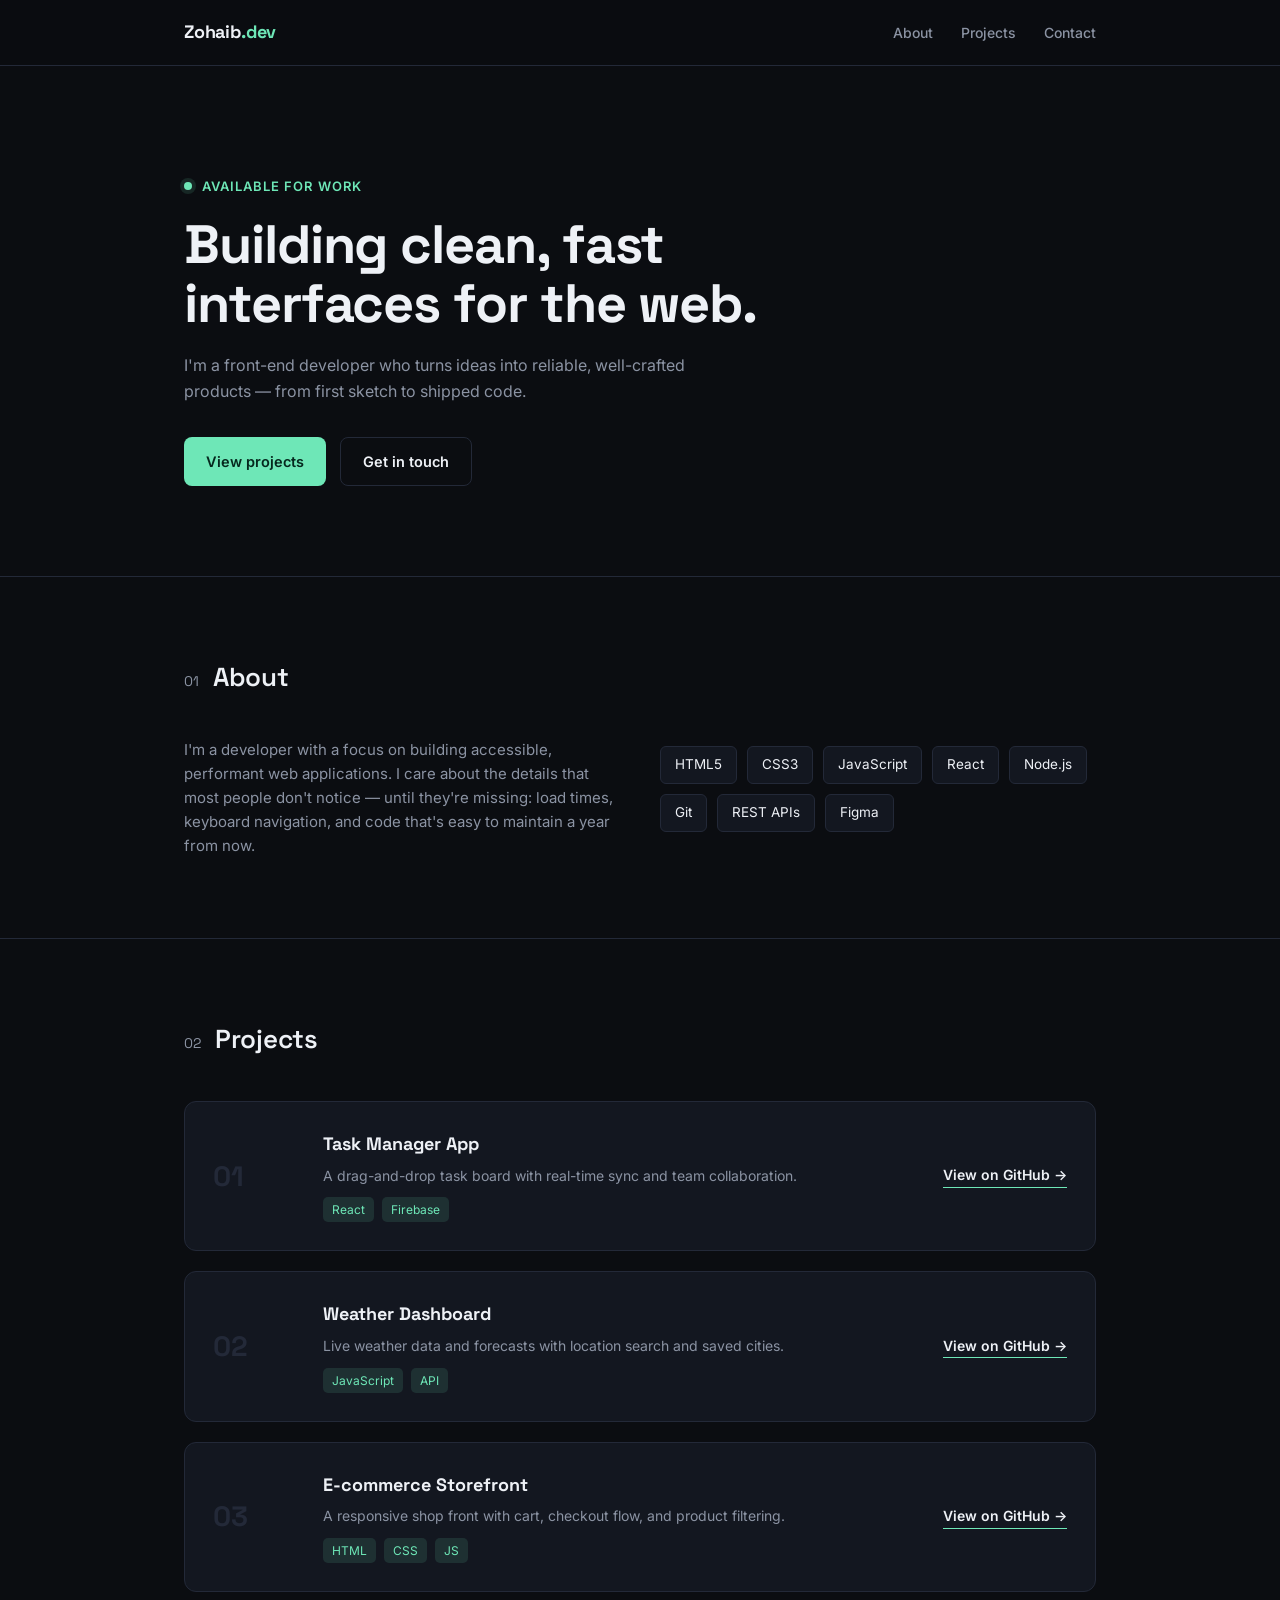
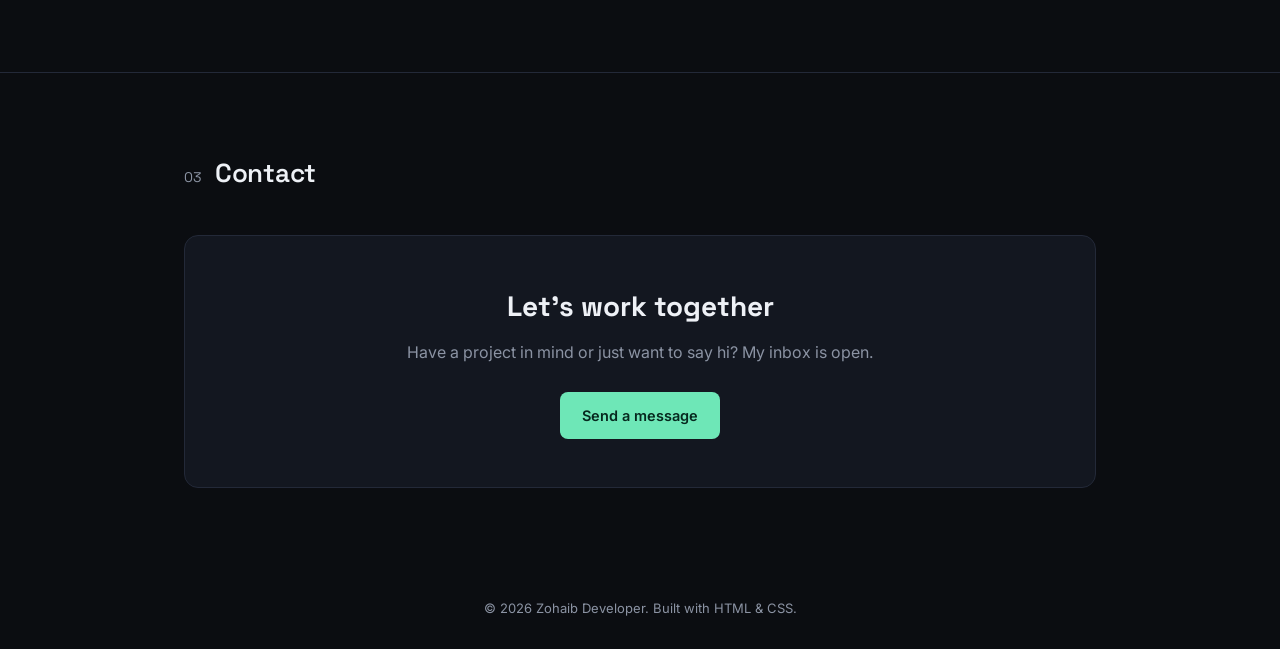
<file: index.html>
<!DOCTYPE html>
<html lang="en">
<head>
<meta charset="UTF-8">
<meta name="viewport" content="width=device-width, initial-scale=1.0">
<title>Portfolio — Alex Carter</title>
<link rel="preconnect" href="https://fonts.googleapis.com">
<link href="https://fonts.googleapis.com/css2?family=Space+Grotesk:wght@500;600;700&family=Inter:wght@400;500;600&display=swap" rel="stylesheet">
<style>
  :root{
    --bg: #0B0D11;
    --panel: #131720;
    --border: #232938;
    --text: #EEF1F6;
    --muted: #8B93A3;
    --accent: #6EE7B7;
    --accent-soft: rgba(110,231,183,0.12);
  }

  *{ margin:0; padding:0; box-sizing:border-box; }

  html{ scroll-behavior:smooth; }

  body{
    background: var(--bg);
    color: var(--text);
    font-family:'Inter', sans-serif;
    line-height:1.6;
  }

  .container{
    max-width:960px;
    margin:0 auto;
    padding:0 24px;
  }

  /* NAV */
  header{
    position:sticky;
    top:0;
    background: rgba(11,13,17,0.85);
    backdrop-filter: blur(10px);
    border-bottom:1px solid var(--border);
    z-index:10;
  }

  nav{
    display:flex;
    align-items:center;
    justify-content:space-between;
    padding:18px 0;
  }

  .logo{
    font-family:'Space Grotesk', sans-serif;
    font-weight:700;
    font-size:18px;
    letter-spacing:-0.01em;
  }
  .logo span{ color: var(--accent); }

  nav ul{
    list-style:none;
    display:flex;
    gap:28px;
  }
  nav a{
    color: var(--muted);
    text-decoration:none;
    font-size:14px;
    font-weight:500;
    transition:color .15s ease;
  }
  nav a:hover, nav a:focus-visible{ color: var(--text); }

  /* HERO */
  .hero{
    padding:110px 0 90px;
    border-bottom:1px solid var(--border);
  }

  .eyebrow{
    color: var(--accent);
    font-size:13px;
    font-weight:600;
    letter-spacing:0.08em;
    text-transform:uppercase;
    margin-bottom:18px;
    display:flex;
    align-items:center;
    gap:10px;
  }
  .eyebrow::before{
    content:"";
    width:8px; height:8px;
    border-radius:50%;
    background: var(--accent);
    box-shadow: 0 0 0 4px var(--accent-soft);
  }

  h1{
    font-family:'Space Grotesk', sans-serif;
    font-weight:700;
    font-size:clamp(34px, 6vw, 54px);
    line-height:1.1;
    letter-spacing:-0.02em;
    max-width:680px;
  }

  .hero p{
    margin-top:20px;
    max-width:520px;
    color: var(--muted);
    font-size:16px;
  }

  .hero-actions{
    margin-top:32px;
    display:flex;
    gap:14px;
    flex-wrap:wrap;
  }

  .btn{
    display:inline-flex;
    align-items:center;
    gap:8px;
    padding:12px 22px;
    border-radius:8px;
    font-size:14.5px;
    font-weight:600;
    text-decoration:none;
    transition: transform .12s ease, box-shadow .12s ease, background .15s ease;
  }
  .btn-primary{
    background: var(--accent);
    color:#06281E;
  }
  .btn-primary:hover{
    box-shadow: 0 8px 24px rgba(110,231,183,0.25);
  }
  .btn-ghost{
    border:1px solid var(--border);
    color: var(--text);
  }
  .btn-ghost:hover{ border-color: var(--accent); }
  .btn:active{ transform: translateY(1px); }
  .btn:focus-visible{ outline:2px solid var(--accent); outline-offset:2px; }

  /* SECTION HEADER */
  section{ padding:80px 0; border-bottom:1px solid var(--border); }
  section:last-of-type{ border-bottom:none; }

  .section-head{
    display:flex;
    align-items:baseline;
    gap:14px;
    margin-bottom:40px;
  }
  .section-num{
    font-family:'Space Grotesk', sans-serif;
    color: var(--muted);
    font-size:14px;
  }
  .section-head h2{
    font-family:'Space Grotesk', sans-serif;
    font-weight:600;
    font-size:26px;
    letter-spacing:-0.01em;
  }

  /* ABOUT */
  .about-grid{
    display:grid;
    grid-template-columns: 1fr 1fr;
    gap:40px;
  }
  .about-grid p{ color: var(--muted); font-size:15px; }
  .skills{
    list-style:none;
    display:flex;
    flex-wrap:wrap;
    gap:10px;
    margin-top:8px;
  }
  .skills li{
    background: var(--panel);
    border:1px solid var(--border);
    padding:7px 14px;
    border-radius:6px;
    font-size:13.5px;
    color: var(--text);
  }

  /* PROJECTS */
  .projects{
    display:grid;
    gap:20px;
  }
  .project{
    background: var(--panel);
    border:1px solid var(--border);
    border-radius:12px;
    padding:28px;
    display:grid;
    grid-template-columns: 90px 1fr auto;
    align-items:center;
    gap:20px;
    transition: border-color .15s ease, transform .15s ease;
  }
  .project:hover{
    border-color: var(--accent);
    transform: translateY(-2px);
  }
  .project-num{
    font-family:'Space Grotesk', sans-serif;
    font-size:28px;
    color: var(--border);
    font-weight:700;
  }
  .project h3{
    font-family:'Space Grotesk', sans-serif;
    font-size:18px;
    margin-bottom:6px;
  }
  .project p{ color: var(--muted); font-size:14px; }
  .project-tags{
    margin-top:10px;
    display:flex;
    gap:8px;
    flex-wrap:wrap;
  }
  .project-tags span{
    font-size:12px;
    color: var(--accent);
    background: var(--accent-soft);
    padding:3px 9px;
    border-radius:5px;
  }
  .project-link{
    color: var(--text);
    text-decoration:none;
    font-size:14px;
    font-weight:600;
    white-space:nowrap;
    border-bottom:1px solid var(--accent);
  }

  /* CONTACT */
  .contact-box{
    background: var(--panel);
    border:1px solid var(--border);
    border-radius:14px;
    padding:48px;
    text-align:center;
  }
  .contact-box h2{
    font-family:'Space Grotesk', sans-serif;
    font-size:28px;
    margin-bottom:12px;
  }
  .contact-box p{ color: var(--muted); margin-bottom:26px; }

  footer{
    padding:30px 0;
    text-align:center;
    color: var(--muted);
    font-size:13px;
  }

  @media (max-width: 700px){
    .about-grid{ grid-template-columns:1fr; }
    .project{ grid-template-columns:1fr; text-align:left; }
    .project-num{ display:none; }
    nav ul{ gap:16px; }
    .contact-box{ padding:32px 22px; }
  }

  @media (prefers-reduced-motion: reduce){
    html{ scroll-behavior:auto; }
    .project{ transition:none; }
  }
</style>
</head>
<body>

<header>
  <div class="container">
    <nav>
      <div class="logo">Zohaib<span>.dev</span></div>
      <ul>
        <li><a href="#about">About</a></li>
        <li><a href="#projects">Projects</a></li>
        <li><a href="#contact">Contact</a></li>
      </ul>
    </nav>
  </div>
</header>

<section class="hero">
  <div class="container">
    <div class="eyebrow">Available for work</div>
    <h1>Building clean, fast interfaces for the web.</h1>
    <p>I'm a front-end developer who turns ideas into reliable, well-crafted products — from first sketch to shipped code.</p>
    <div class="hero-actions">
      <a href="#projects" class="btn btn-primary">View projects</a>
      <a href="#contact" class="btn btn-ghost">Get in touch</a>
    </div>
  </div>
</section>

<section id="about">
  <div class="container">
    <div class="section-head">
      <span class="section-num">01</span>
      <h2>About</h2>
    </div>
    <div class="about-grid">
      <p>I'm a developer with a focus on building accessible, performant web applications. I care about the details that most people don't notice — until they're missing: load times, keyboard navigation, and code that's easy to maintain a year from now.</p>
      <div>
        <ul class="skills">
          <li>HTML5</li>
          <li>CSS3</li>
          <li>JavaScript</li>
          <li>React</li>
          <li>Node.js</li>
          <li>Git</li>
          <li>REST APIs</li>
          <li>Figma</li>
        </ul>
      </div>
    </div>
  </div>
</section>

<section id="projects">
  <div class="container">
    <div class="section-head">
      <span class="section-num">02</span>
      <h2>Projects</h2>
    </div>
    <div class="projects">

      <div class="project">
        <div class="project-num">01</div>
        <div>
          <h3>Task Manager App</h3>
          <p>A drag-and-drop task board with real-time sync and team collaboration.</p>
          <div class="project-tags"><span>React</span><span>Firebase</span></div>
        </div>
        <a href="#" class="project-link">View on GitHub →</a>
      </div>

      <div class="project">
        <div class="project-num">02</div>
        <div>
          <h3>Weather Dashboard</h3>
          <p>Live weather data and forecasts with location search and saved cities.</p>
          <div class="project-tags"><span>JavaScript</span><span>API</span></div>
        </div>
        <a href="#" class="project-link">View on GitHub →</a>
      </div>

      <div class="project">
        <div class="project-num">03</div>
        <div>
          <h3>E-commerce Storefront</h3>
          <p>A responsive shop front with cart, checkout flow, and product filtering.</p>
          <div class="project-tags"><span>HTML</span><span>CSS</span><span>JS</span></div>
        </div>
        <a href="#" class="project-link">View on GitHub →</a>
      </div>

    </div>
  </div>
</section>

<section id="contact">
  <div class="container">
    <div class="section-head">
      <span class="section-num">03</span>
      <h2>Contact</h2>
    </div>
    <div class="contact-box">
      <h2>Let's work together</h2>
      <p>Have a project in mind or just want to say hi? My inbox is open.</p>
      <a href="zohaibw720@example.com" class="btn btn-primary">Send a message</a>
    </div>
  </div>
</section>

<footer>
  <div class="container">
    © 2026 Zohaib Developer. Built with HTML &amp; CSS.
  </div>
</footer>

</body>
</html>
</file>
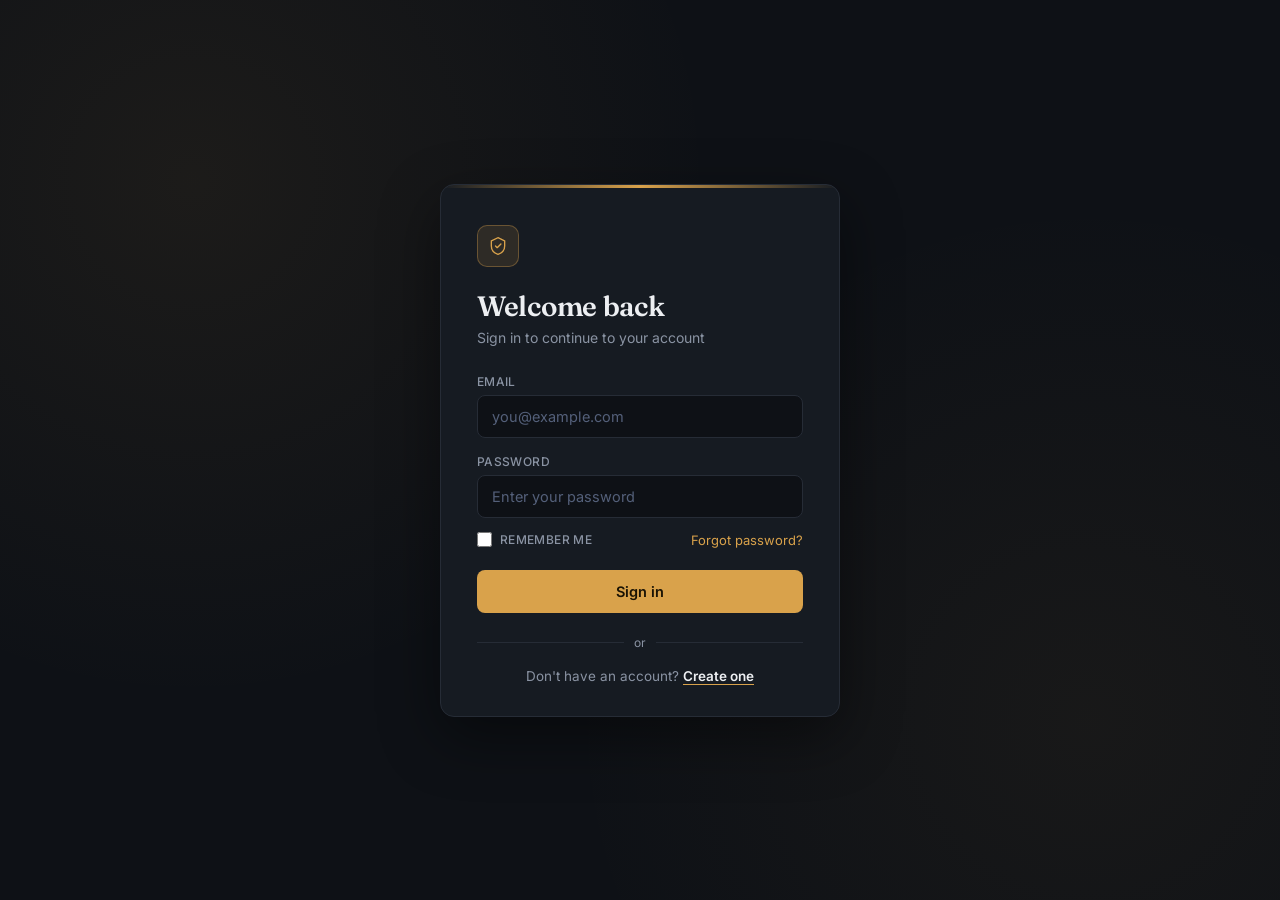
<file: login.html>
<!DOCTYPE html>
<html lang="en">
<head>
<meta charset="UTF-8">
<meta name="viewport" content="width=device-width, initial-scale=1.0">
<title>Login</title>
<link rel="preconnect" href="https://fonts.googleapis.com">
<link href="https://fonts.googleapis.com/css2?family=Fraunces:opsz,wght@9..144,500;9..144,600&family=Inter:wght@400;500;600&display=swap" rel="stylesheet">
<style>
  :root{
    --bg: #0E1116;
    --panel: #161B22;
    --border: #262C36;
    --text: #EDEFF2;
    --muted: #8A93A3;
    --accent: #D9A24B;
    --accent-soft: rgba(217,162,75,0.12);
    --error: #E5675B;
  }

  *{ margin:0; padding:0; box-sizing:border-box; }

  body{
    min-height:100vh;
    background: var(--bg);
    background-image:
      radial-gradient(circle at 15% 20%, rgba(217,162,75,0.07), transparent 40%),
      radial-gradient(circle at 85% 80%, rgba(217,162,75,0.05), transparent 40%);
    display:flex;
    align-items:center;
    justify-content:center;
    font-family:'Inter', sans-serif;
    color: var(--text);
    padding:24px;
  }

  .card{
    width:100%;
    max-width:400px;
    background: var(--panel);
    border:1px solid var(--border);
    border-radius:14px;
    padding:40px 36px 32px;
    box-shadow: 0 20px 60px rgba(0,0,0,0.45);
    position:relative;
    overflow:hidden;
  }

  .card::before{
    content:"";
    position:absolute;
    top:0; left:0; right:0;
    height:3px;
    background: linear-gradient(90deg, transparent, var(--accent), transparent);
  }

  .mark{
    width:42px; height:42px;
    border-radius:10px;
    background: var(--accent-soft);
    border:1px solid rgba(217,162,75,0.35);
    display:flex; align-items:center; justify-content:center;
    margin-bottom:22px;
  }
  .mark svg{ width:20px; height:20px; }

  h1{
    font-family:'Fraunces', serif;
    font-weight:600;
    font-size:28px;
    letter-spacing:-0.01em;
    margin-bottom:6px;
  }

  .subtitle{
    color: var(--muted);
    font-size:14px;
    margin-bottom:28px;
  }

  form{ display:flex; flex-direction:column; gap:16px; }

  .field{ display:flex; flex-direction:column; gap:6px; }

  label{
    font-size:12px;
    font-weight:500;
    letter-spacing:0.03em;
    text-transform:uppercase;
    color: var(--muted);
  }

  .input-wrap{ position:relative; }

  input{
    width:100%;
    background:#0E1116;
    border:1px solid var(--border);
    border-radius:8px;
    padding:12px 14px;
    font-size:14.5px;
    color: var(--text);
    font-family:'Inter', sans-serif;
    transition: border-color .15s ease, box-shadow .15s ease;
  }

  input::placeholder{ color:#54607A; }

  input:focus{
    outline:none;
    border-color: var(--accent);
    box-shadow: 0 0 0 3px var(--accent-soft);
  }

  .row-between{
    display:flex;
    align-items:center;
    justify-content:space-between;
    font-size:13px;
    margin-top:-2px;
  }

  .remember{
    display:flex;
    align-items:center;
    gap:8px;
    color: var(--muted);
  }

  .remember input[type="checkbox"]{
    width:15px; height:15px;
    accent-color: var(--accent);
    cursor:pointer;
  }

  .forgot{
    color: var(--accent);
    text-decoration:none;
  }
  .forgot:hover{ text-decoration:underline; }

  button{
    margin-top:6px;
    background: var(--accent);
    color:#1A1304;
    border:none;
    border-radius:8px;
    padding:13px;
    font-size:14.5px;
    font-weight:600;
    font-family:'Inter', sans-serif;
    cursor:pointer;
    transition: transform .12s ease, box-shadow .12s ease, background .15s ease;
  }

  button:hover{
    background:#E7B765;
    box-shadow: 0 8px 24px rgba(217,162,75,0.25);
  }

  button:active{ transform: translateY(1px); }

  button:focus-visible, .forgot:focus-visible, input:focus-visible{
    outline: 2px solid var(--accent);
    outline-offset: 2px;
  }

  .divider{
    display:flex;
    align-items:center;
    gap:10px;
    margin:22px 0 18px;
    color: var(--muted);
    font-size:12px;
  }
  .divider::before, .divider::after{
    content:"";
    flex:1;
    height:1px;
    background: var(--border);
  }

  .signup{
    text-align:center;
    font-size:13.5px;
    color: var(--muted);
  }
  .signup a{
    color: var(--text);
    font-weight:600;
    text-decoration:none;
    border-bottom:1px solid var(--accent);
  }

  @media (max-width: 420px){
    .card{ padding:32px 24px 28px; }
  }

  @media (prefers-reduced-motion: reduce){
    button{ transition:none; }
  }
</style>
</head>
<body>

  <div class="card">
    <div class="mark">
      <svg viewBox="0 0 24 24" fill="none" stroke="#D9A24B" stroke-width="1.6">
        <path d="M12 2 L20 6 V12 C20 17 16.5 20.5 12 22 C7.5 20.5 4 17 4 12 V6 Z"/>
        <path d="M9 12 L11 14 L15.5 9.5" stroke-linecap="round" stroke-linejoin="round"/>
      </svg>
    </div>

    <h1>Welcome back</h1>
    <p class="subtitle">Sign in to continue to your account</p>

    <form onsubmit="event.preventDefault();">
      <div class="field">
        <label for="email">Email</label>
        <input type="email" id="email" placeholder="you@example.com" required>
      </div>

      <div class="field">
        <label for="password">Password</label>
        <input type="password" id="password" placeholder="Enter your password" required>
      </div>

      <div class="row-between">
        <label class="remember">
          <input type="checkbox">
          Remember me
        </label>
        <a href="#" class="forgot">Forgot password?</a>
      </div>

      <button type="submit">Sign in</button>
    </form>

    <div class="divider">or</div>

    <p class="signup">Don't have an account? <a href="#">Create one</a></p>
  </div>

</body>
</html>
</file>
